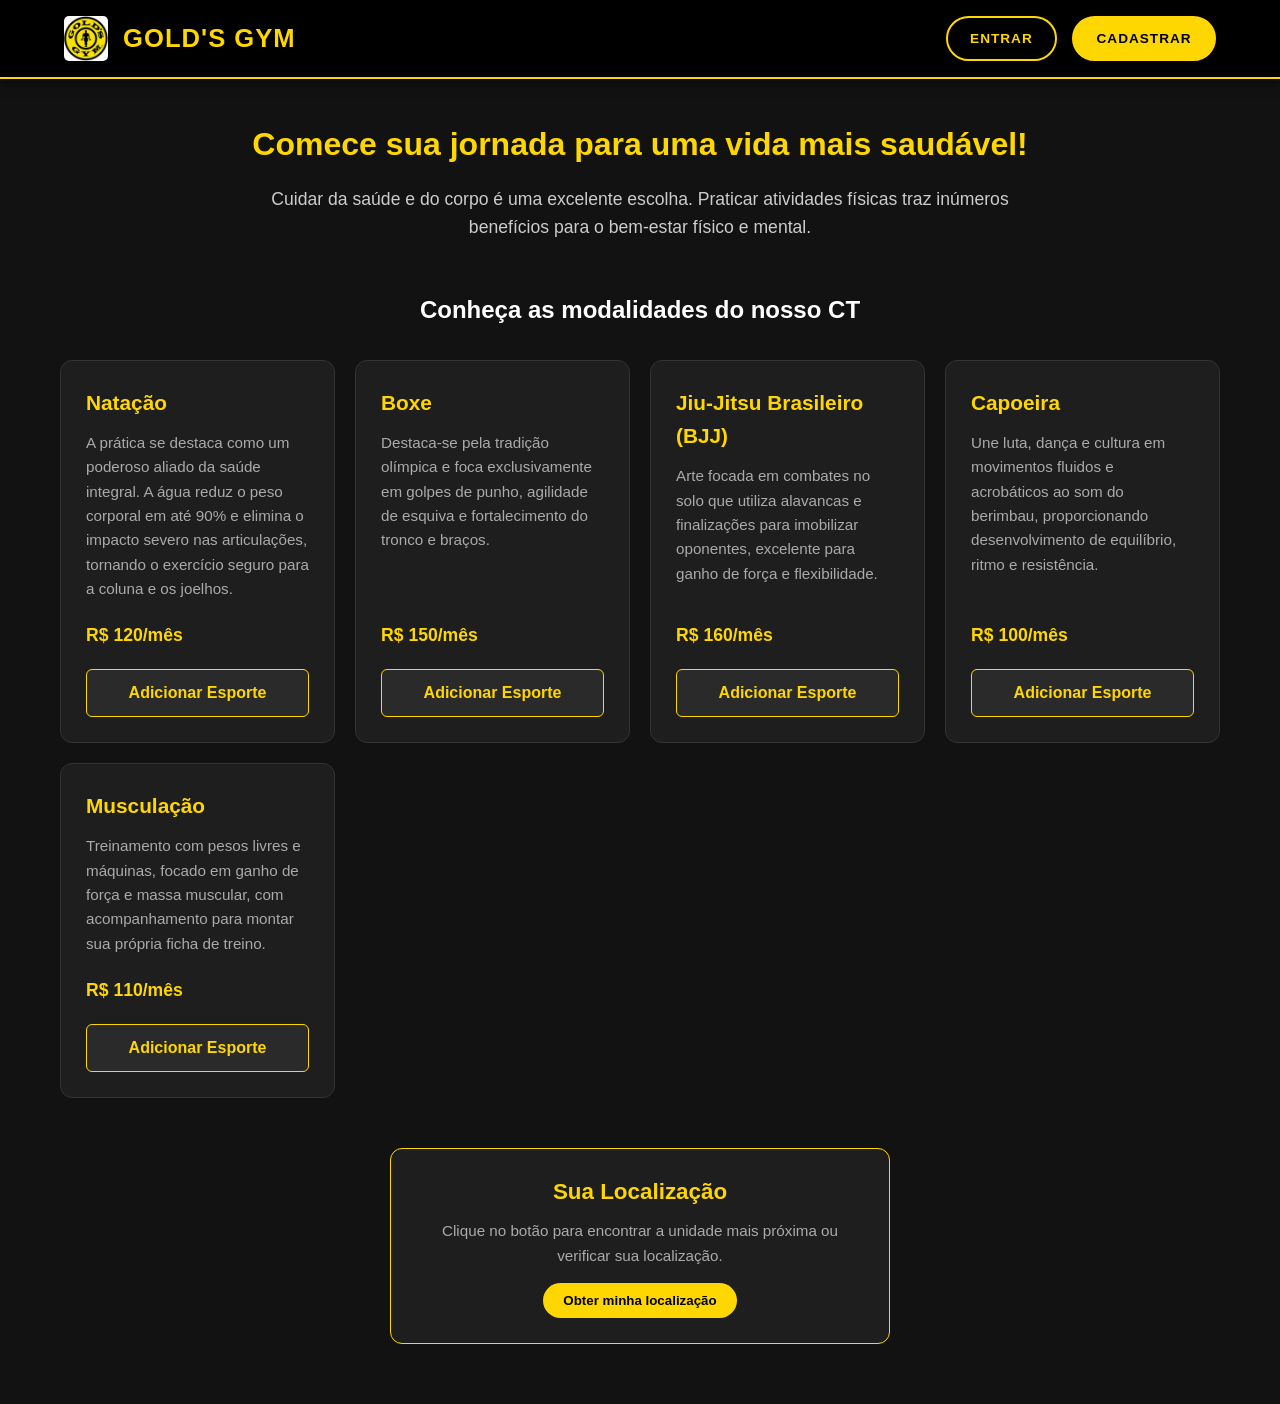
<file: index.html>
<!DOCTYPE html>
<html lang="pt-br">
<head>
    <meta charset="UTF-8">
    <meta name="viewport" content="width=device-width, initial-scale=1.0">
    <link rel="stylesheet" href="style.css">
    <title>GOLD'S GYM</title>
</head>
<body>
    <header>
        <div class="logo-container">
            <img src="Img/gold logo.jpg" alt="Logo Gold's Gym" class="logo">
            <h1>GOLD'S GYM</h1>
        </div>
        <nav>
            <ul id="nav-visitante">
                <li><a href="entrar.html" id="btn-entrar">Entrar</a></li>
                <li><a href="cadastro.html" id="btn-cadastrar">Cadastrar</a></li>
            </ul>
            <ul id="nav-logado" style="display: none;">
                <li><a href="area-membro.html" id="btn-area">Minha Área</a></li>
                <li><a href="#" id="btn-sair-home">Sair</a></li>
            </ul>
        </nav>
    </header>

    <main id="home">
        <section class="hero-section">
            <h2>Comece sua jornada para uma vida mais saudável!</h2>
            <p>Cuidar da saúde e do corpo é uma excelente escolha. Praticar atividades físicas traz inúmeros benefícios para o bem-estar físico e mental.</p>
        </section>

        <section class="esportes-container">
            <h3>Conheça as modalidades do nosso CT</h3>
            
            <div class="grid-esportes">
                <article class="card-esporte" data-modalidade="Natação" data-valor="120">
                    <h4>Natação</h4>
                    <p>A prática se destaca como um poderoso aliado da saúde integral. A água reduz o peso corporal em até 90% e elimina o impacto severo nas articulações, tornando o exercício seguro para a coluna e os joelhos.</p>
                    <p class="valor-esporte">R$ 120/mês</p>
                    <a href="#" class="btn-esporte">Adicionar Esporte</a>
                </article>

                <article class="card-esporte" data-modalidade="Boxe" data-valor="150">
                    <h4>Boxe</h4>
                    <p>Destaca-se pela tradição olímpica e foca exclusivamente em golpes de punho, agilidade de esquiva e fortalecimento do tronco e braços.</p>
                    <p class="valor-esporte">R$ 150/mês</p>
                    <a href="#" class="btn-esporte">Adicionar Esporte</a>
                </article>

                <article class="card-esporte" data-modalidade="Jiu-Jitsu Brasileiro (BJJ)" data-valor="160">
                    <h4>Jiu-Jitsu Brasileiro (BJJ)</h4>
                    <p>Arte focada em combates no solo que utiliza alavancas e finalizações para imobilizar oponentes, excelente para ganho de força e flexibilidade.</p>
                    <p class="valor-esporte">R$ 160/mês</p>
                    <a href="#" class="btn-esporte">Adicionar Esporte</a>
                </article>

                <article class="card-esporte" data-modalidade="Capoeira" data-valor="100">
                    <h4>Capoeira</h4>
                    <p>Une luta, dança e cultura em movimentos fluidos e acrobáticos ao som do berimbau, proporcionando desenvolvimento de equilíbrio, ritmo e resistência.</p>
                    <p class="valor-esporte">R$ 100/mês</p>
                    <a href="#" class="btn-esporte">Adicionar Esporte</a>
                </article>

                <article class="card-esporte" data-modalidade="Musculação" data-valor="110">
                    <h4>Musculação</h4>
                    <p>Treinamento com pesos livres e máquinas, focado em ganho de força e massa muscular, com acompanhamento para montar sua própria ficha de treino.</p>
                    <p class="valor-esporte">R$ 110/mês</p>
                    <a href="#" class="btn-esporte">Adicionar Esporte</a>
                </article>
            </div>
        </section>

        <section class="localizacao-container">
            <div class="card-localizacao">
                <h3>Sua Localização</h3>
                <p id="status-localizacao">Clique no botão para encontrar a unidade mais próxima ou verificar sua localização.</p>
                <p id="info-endereco" class="endereco-destaque"></p>
                <button id="btn-localizacao" class="btn-localizacao">Obter minha localização</button>
            </div>
        </section>
    </main>

    <script src="app.js"></script>
</body>
</html>
</file>
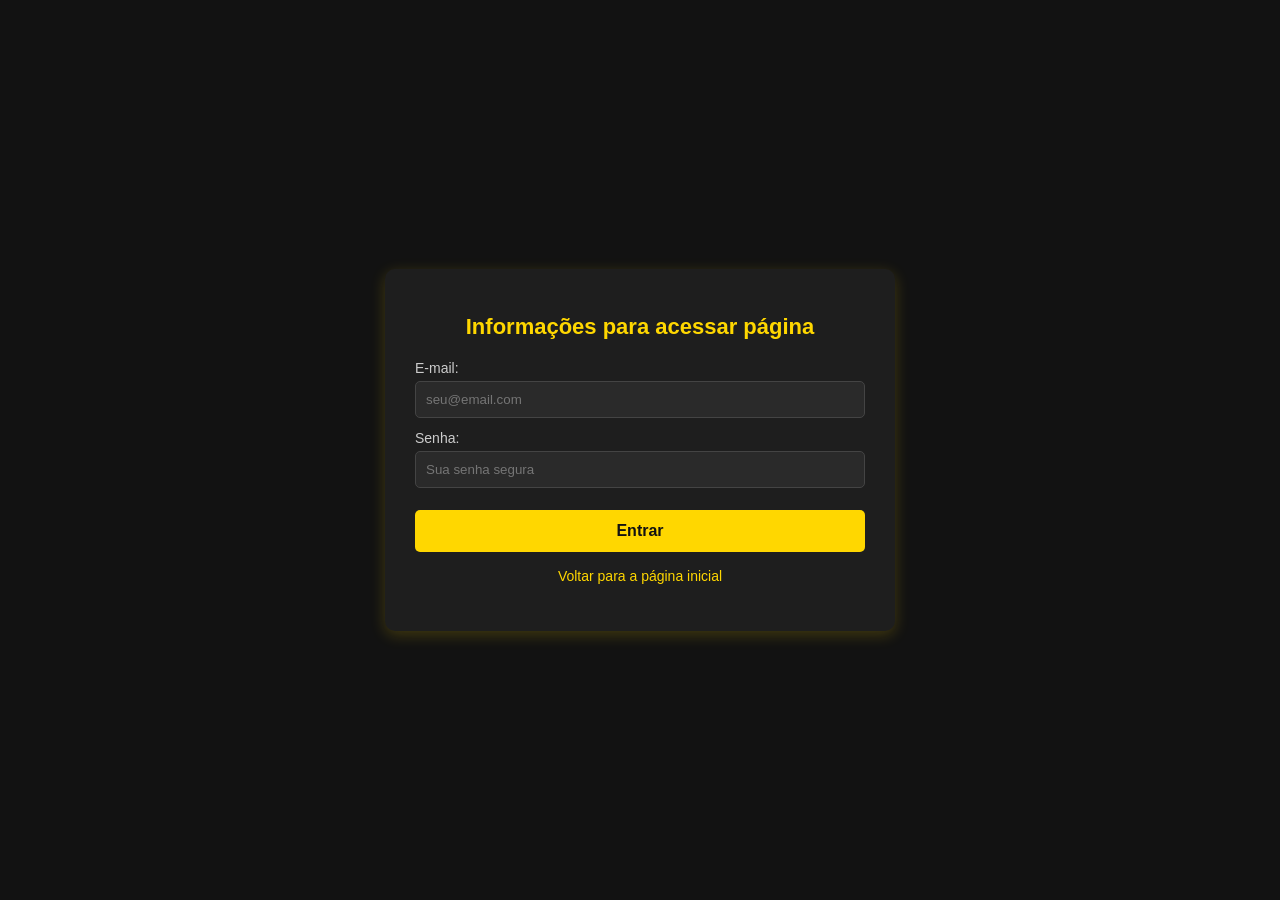
<file: area-membro.html>
<!DOCTYPE html>
<html lang="pt-br">
<head>
    <meta charset="UTF-8">
    <meta name="viewport" content="width=device-width, initial-scale=1.0">
    <link rel="stylesheet" href="style.css">
    <link rel="stylesheet" href="area-membro.css">
    <title>Minha Área - GOLD'S GYM</title>
</head>
<body>
    <header>
        <div class="logo-container">
            <img src="Img/gold logo.jpg" alt="logo">
            <h1>GOLD'S GYM</h1>
        </div>
        <nav>
            <ul>
                <li><a href="index.html" id="btn-inicio">Início</a></li>
                <li><span id="saudacao">Olá, aluno</span></li>
                <li><a href="index.html" id="btn-sair">Sair</a></li>
            </ul>
        </nav>
    </header>

    <main id="painel">
        <section class="boas-vindas">
            <h2>Bem-vindo de volta!</h2>
            <p>Aqui está o resumo da sua conta na academia</p>
        </section>

        <section class="cards-painel">
            <article class="card-info">
                <h3>Meu plano</h3>
                <p class="card-destaque">Mensal</p>
                <p>Vence em 15/11/2026</p>
            </article>

            <article class="card-info">
                <h3>Frequência do mês</h3>
                <p class="card-destaque">12 treinos</p>
                <p>Você está indo muito bem!</p>
            </article>
        </section>

        <section class="minhas-modalidades">
            <h2>Minhas modalidades</h2>
            
            <div class="controles-busca">
                <input type="text" id="campo-pesquisa" placeholder="Pesquisar modalidade...">
                <select id="select-ordenacao">
                    <option value="asc">Ordem Alfabética: A-Z</option>
                    <option value="desc">Ordem Alfabética: Z-A</option>
                </select>
                <p id="contador-resultados"></p>
            </div>

            <div id="lista-modalidades" class="cards-painel"></div>
            <p id="valor-total"></p>
        </section>

        <div class="acoes-painel">
            <a href="index.html" class="btn-adicionar">Adicionar modalidade ao perfil</a>
        </div>
    </main>

    <script src="app.js"></script>
</body>
</html>
</file>
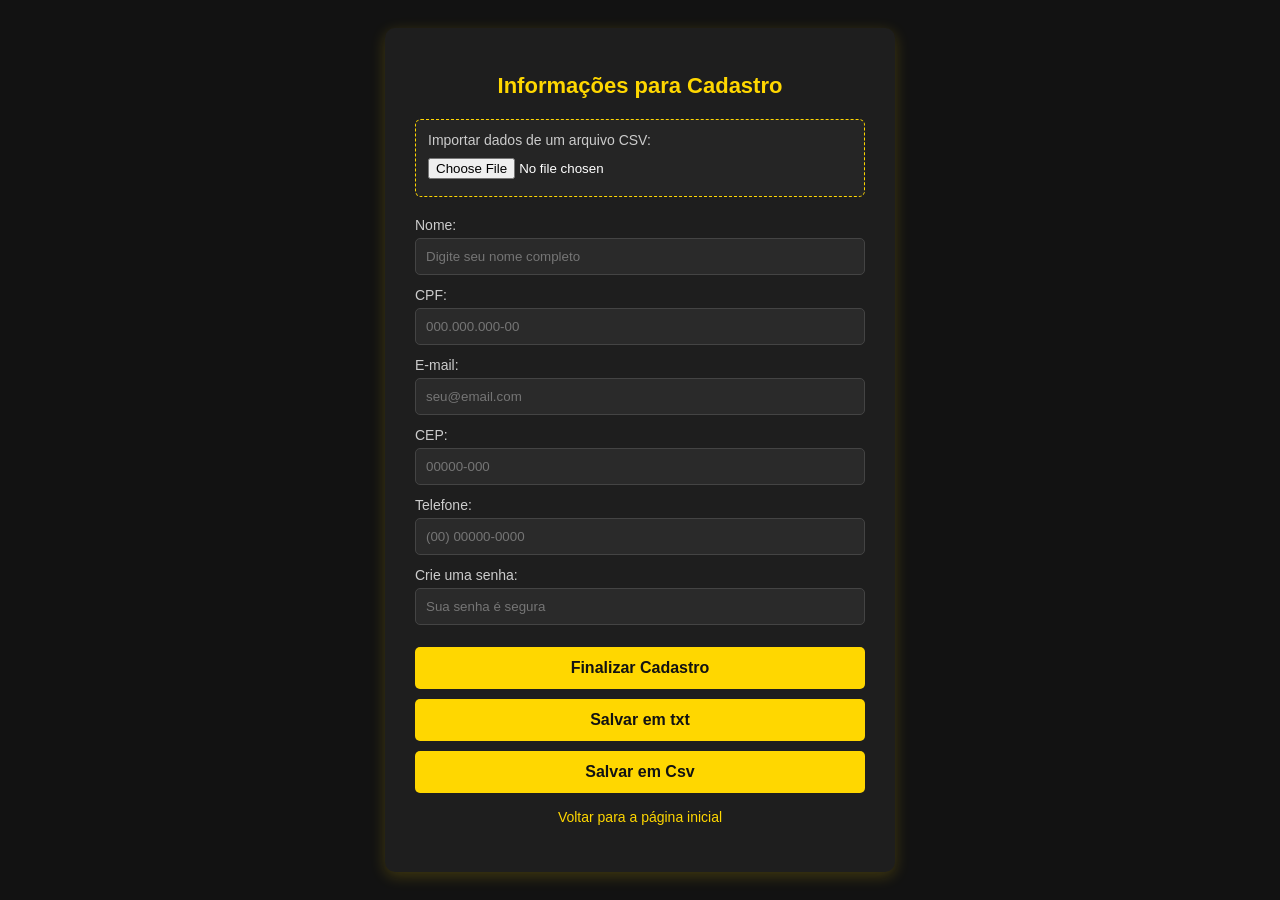
<file: cadastro.html>
<!DOCTYPE html>
<html lang="pt-br">
<head>
    <meta charset="UTF-8">
    <meta name="viewport" content="width=device-width, initial-scale=1.0">
    <title>Cadastro - GOLD'S GYM</title>
    <link rel="stylesheet" href="cadastro.css">
</head>
<body>

    <div class="card-cadastro">
        <h1>Informações para Cadastro</h1>
        
        <form id="formCadastro">
            <!-- Campo para anexar o arquivo CSV -->
            <div class="grupo-input container-anexo-csv">
                <label for="input-csv-importar">Importar dados de um arquivo CSV:</label>
                <input type="file" id="input-csv-importar" accept=".csv">
            </div>

            <div class="grupo-input">
                <label for="nome">Nome:</label>
                <input type="text" id="nome" required placeholder="Digite seu nome completo">
            </div>

            <div class="grupo-input">
                <label for="cpf">CPF:</label>
                <input type="text" id="cpf" required placeholder="000.000.000-00">
            </div>

            <div class="grupo-input">
                <label for="email">E-mail:</label>
                <input type="email" id="email" required placeholder="seu@email.com">
            </div>

            <div class="grupo-input">
                <label for="cep">CEP:</label>
                <input type="text" id="cep" required placeholder="00000-000">
            </div>

            <div class="grupo-input">
                <label for="telefone">Telefone:</label>
                <input type="tel" id="telefone" required placeholder="(00) 00000-0000">
            </div>

            <div class="grupo-input">
                <label for="senha">Crie uma senha:</label>
                <input type="password" id="senha" required placeholder="Sua senha é segura">
            </div>

            <button type="submit" class="btn-enviar">Finalizar Cadastro</button>
            <button type="button" class="btn-txt" id="btn-salvar-txt">Salvar em txt</button>
            <button type="button" class="btnSalvarCsv" id="btn-salvar-csv">Salvar em Csv</button>
        </form>

        <p><a href="index.html">Voltar para a página inicial</a></p>
    </div>
<script src="app.js"></script>  
</body>
</html>
</file>
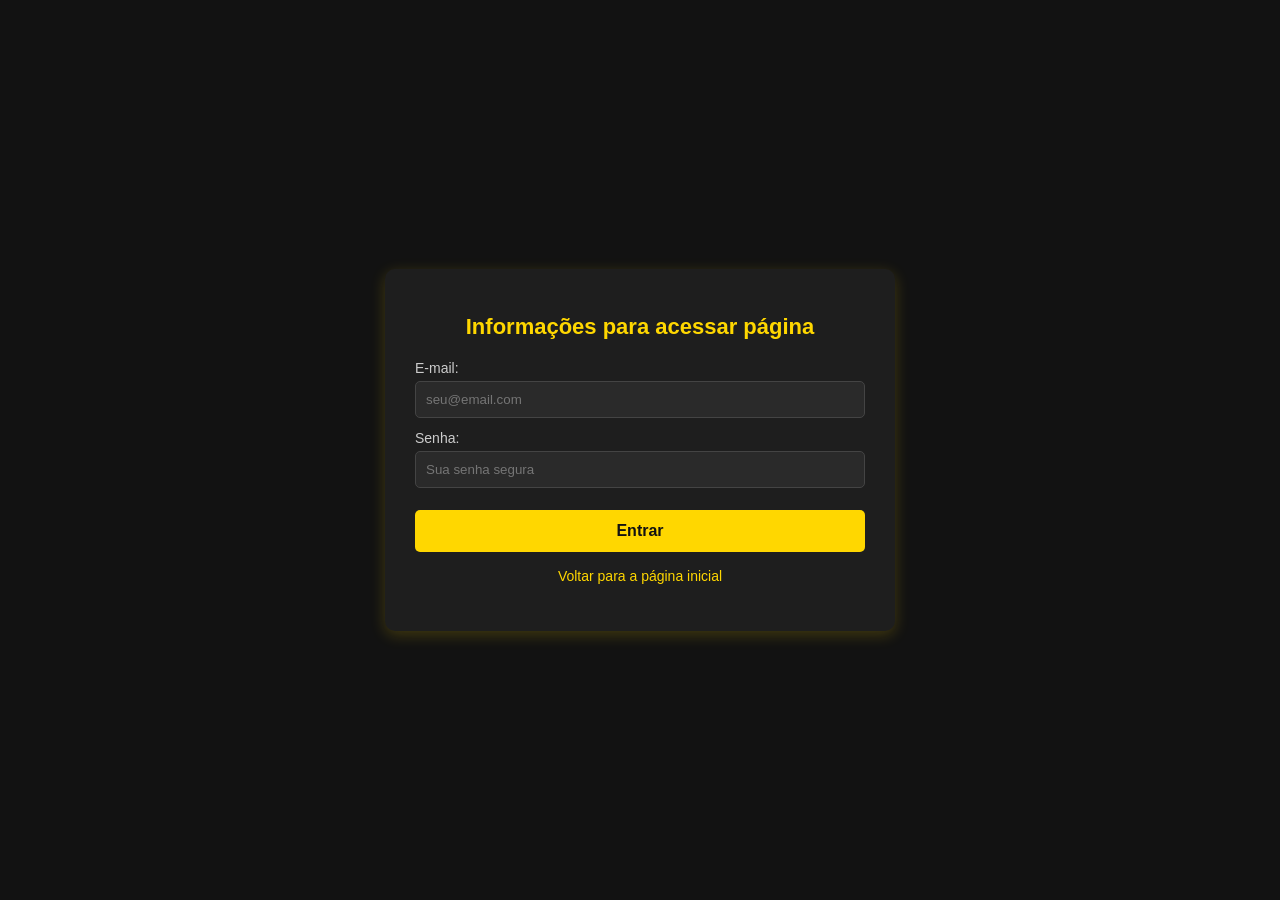
<file: entrar.html>
<!DOCTYPE html>
<html lang="pt-br">
<head>
    <meta charset="UTF-8">
    <meta name="viewport" content="width=device-width, initial-scale=1.0">
    <link rel="stylesheet" href="cadastro.css">
    <title>Entrar -- GOLD'S GYM</title>
</head>
<body>

    <div class="card-cadastro">
        <h1>Informações para acessar página</h1>
        
        <form id="formEntrar">
         
            <div class="grupo-input">
                <label for="email">E-mail:</label>
                <input type="email" id="email" required placeholder="seu@email.com">
            </div>

            <div class="grupo-input">
                <label for="senha">Senha:</label>
                <input type="password" id="senha" required placeholder="Sua senha segura">
            </div>

            <button type="submit" class="btn-enviar">Entrar</button>
        </form>

        <p><a href="index.html">Voltar para a página inicial</a></p>
    </div>
<script src="app.js"></script>
</body>
</html>
</file>
<file: style.css>
* {
    margin: 0;
    padding: 0;
    box-sizing: border-box;
}

body {
    background-color: #121212;
    color: #f4f7f6;
    font-family: 'Segoe UI', Roboto, sans-serif;
    line-height: 1.6;
}

header {
    background-color: #000000;
    display: flex;
    justify-content: space-between;
    align-items: center;
    padding: 1rem 5%;
    position: sticky;
    top: 0;
    z-index: 1000;
    box-shadow: 0 4px 10px rgba(0,0,0,0.5);
    border-bottom: 2px solid #ffd700;
}

.logo-container {
    display: flex;
    align-items: center;
    gap: 15px;
}

.logo-container img {
    height: 45px;
    border-radius: 5px;
}

header h1 {
    font-size: 1.6rem;
    color: #ffd700;
    letter-spacing: 1px;
}

nav ul {
    display: flex;
    list-style: none;
    gap: 15px;
}

nav ul li a {
    text-decoration: none;
    font-weight: bold;
    padding: 0.6rem 1.4rem;
    border-radius: 25px;
    transition: all 0.3s ease;
    display: inline-block;
    text-transform: uppercase;
    font-size: 0.85rem;
    letter-spacing: 1px;
}

#btn-entrar {
    color: #ffd700;
    border: 2px solid #ffd700;
    background-color: transparent;
}

#btn-entrar:hover {
    background-color: #ffd700;
    color: #000;
    transform: translateY(-2px);
    box-shadow: 0 4px 10px rgba(255, 215, 0, 0.3);
}

#btn-cadastrar {
    background-color: #ffd700;
    color: #000;
    border: 2px solid #ffd700;
}

#btn-cadastrar:hover {
    background-color: #fff;
    border-color: #fff;
    color: #000;
    transform: translateY(-2px);
    box-shadow: 0 4px 10px rgba(255, 255, 255, 0.3);
}

#btn-area {
    color: #ffd700;
    border: 2px solid #ffd700;
    background-color: transparent;
}

#btn-area:hover {
    background-color: #ffd700;
    color: #000;
    transform: translateY(-2px);
    box-shadow: 0 4px 10px rgba(255, 215, 0, 0.3);
}

#btn-sair-home {
    color: #ff4d4d;
    border: 2px solid #ff4d4d;
    background-color: transparent;
}

#btn-sair-home:hover {
    background-color: #ff4d4d;
    color: #000;
    transform: translateY(-2px);
    box-shadow: 0 4px 10px rgba(255, 77, 77, 0.3);
}

#home {
    max-width: 1200px;
    margin: 0 auto;
    padding: 40px 20px;
}

.hero-section {
    text-align: center;
    margin-bottom: 50px;
}

.hero-section h2 {
    color: #ffd700;
    font-size: 2rem;
    margin-bottom: 15px;
}

.hero-section p {
    color: #ccc;
    font-size: 1.1rem;
    max-width: 800px;
    margin: 0 auto;
}

.esportes-container h3 {
    text-align: center;
    color: #fff;
    font-size: 1.5rem;
    margin-bottom: 30px;
}

.grid-esportes {
    display: grid;
    grid-template-columns: repeat(auto-fit, minmax(260px, 1fr));
    gap: 20px;
}

.card-esporte {
    background: #1e1e1e;
    border: 1px solid #333;
    border-radius: 12px;
    padding: 25px;
    display: flex;
    flex-direction: column;
    justify-content: space-between;
    transition: transform 0.3s, border-color 0.3s;
}

.card-esporte:hover {
    transform: translateY(-5px);
    border-color: #ffd700;
}

.card-esporte h4 {
    color: #ffd700;
    font-size: 1.3rem;
    margin-bottom: 12px;
}

.card-esporte p {
    color: #aaa;
    font-size: 0.95rem;
    margin-bottom: 20px;
    flex-grow: 1;
}

.valor-esporte {
    color: #ffd700 !important;
    font-weight: bold;
    font-size: 1.1rem !important;
    flex-grow: 0 !important;
}

.btn-esporte {
    display: block;
    text-align: center;
    background-color: #2a2a2a;
    color: #ffd700;
    border: 1px solid #ffd700;
    padding: 10px;
    border-radius: 6px;
    text-decoration: none;
    font-weight: bold;
    transition: all 0.3s ease;
}

.btn-esporte:hover {
    background-color: #ffd700;
    color: #000;
}
/* API */
.localizacao-container {
    margin-bottom: 40px;
    display: flex;
    justify-content: center;
}

.card-localizacao {
    background: #1e1e1e;
    border: 1px solid #ffd700;
    border-radius: 12px;
    padding: 25px;
    text-align: center;
    max-width: 500px;
    width: 100%;
}

.card-localizacao h3 {
    color: #ffd700;
    font-size: 1.4rem;
    margin-bottom: 10px;
}

.card-localizacao p {
    color: #aaa;
    font-size: 0.95rem;
    margin-bottom: 15px;
}

.endereco-destaque {
    font-weight: bold;
    color: #fff !important;
    font-size: 1.1rem !important;
}

.btn-localizacao {
    background-color: #ffd700;
    color: #000;
    border: none;
    padding: 10px 20px;
    border-radius: 20px;
    font-weight: bold;
    cursor: pointer;
    transition: background 0.3s, transform 0.2s;
}

.btn-localizacao:hover {
    background-color: #e6c200;
    transform: translateY(-2px);
}

.localizacao-container {
    margin-top: 50px;
    margin-bottom: 20px;
    display: flex;
    justify-content: center;
}

.card-localizacao {
    background: #1e1e1e;
    border: 1px solid #ffd700;
    border-radius: 12px;
    padding: 25px;
    text-align: center;
    max-width: 500px;
    width: 100%;
}

.card-localizacao h3 {
    color: #ffd700;
    font-size: 1.4rem;
    margin-bottom: 10px;
}

.card-localizacao p {
    color: #aaa;
    font-size: 0.95rem;
    margin-bottom: 15px;
}

.endereco-destaque {
    font-weight: bold;
    color: #fff !important;
    font-size: 1.1rem !important;
}

.btn-localizacao {
    background-color: #ffd700;
    color: #000;
    border: none;
    padding: 10px 20px;
    border-radius: 20px;
    font-weight: bold;
    cursor: pointer;
    transition: background 0.3s, transform 0.2s;
}

.btn-localizacao:hover {
    background-color: #e6c200;
    transform: translateY(-2px);
}
</file>
<file: area-membro.css>
#painel {
    max-width: 1200px;
    margin: 0 auto;
    padding: 40px 20px;
    min-height: calc(100vh - 80px);
}

.boas-vindas h2 {
    color: #ffd700;
    font-size: 1.8rem;
    margin-bottom: 5px;
}

.boas-vindas p {
    color: #aaa;
    margin-bottom: 30px;
}

.cards-painel {
    display: grid;
    grid-template-columns: repeat(auto-fit, minmax(240px, 1fr));
    gap: 20px;
    margin-bottom: 40px;
}

.card-info {
    background: #1e1e1e;
    border: 1px solid #333;
    border-radius: 10px;
    padding: 20px;
}

.card-info h3 {
    font-size: 0.85rem;
    color: #aaa;
    text-transform: uppercase;
    letter-spacing: 0.5px;
    margin-bottom: 10px;
}

.card-destaque {
    font-size: 1.5rem;
    font-weight: bold;
    color: #ffd700;
    margin-bottom: 5px;
}

.treino-modalidade {
    color: #aaa;
    font-size: 0.85rem;
}

header nav ul {
    align-items: center;
}

#btn-inicio {
    color: #ccc;
    text-decoration: none;
    font-size: 0.85rem;
    padding: 6px 16px;
    border: 1px solid #444;
    border-radius: 20px;
    transition: all 0.3s ease;
}

#btn-inicio:hover {
    border-color: #ffd700;
    color: #ffd700;
}

#saudacao {
    color: #ccc;
    font-size: 0.9rem;
}

#btn-sair {
    color: #ffd700;
    border: 1px solid #ffd700;
    padding: 6px 16px;
    border-radius: 20px;
    text-decoration: none;
    font-size: 0.85rem;
    transition: background 0.3s;
}

#btn-sair:hover {
    background: rgba(255, 215, 0, 0.15);
}

#valor-total {
    text-align: center;
    color: #ffd700;
    font-weight: bold;
    font-size: 1.1rem;
    margin-bottom: 30px;
}

.controles-busca {
    display: flex;
    gap: 15px;
    margin-bottom: 20px;
    flex-wrap: wrap;
    align-items: center;
}

#campo-pesquisa, #select-ordenacao {
    background-color: #1e1e1e;
    border: 1px solid #333;
    color: #fff;
    padding: 10px 15px;
    border-radius: 6px;
    font-size: 0.95rem;
}

#campo-pesquisa {
    flex: 1;
    min-width: 200px;
}

#campo-pesquisa:focus, #select-ordenacao:focus {
    border-color: #ffd700;
    outline: none;
}

#contador-resultados {
    color: #aaa;
    font-size: 0.9rem;
    width: 100%;
}

.acoes-painel {
    text-align: center;
}

.btn-adicionar {
    display: inline-block;
    background-color: #ffd700;
    color: #121212;
    padding: 12px 24px;
    border-radius: 6px;
    text-decoration: none;
    font-weight: bold;
    transition: background 0.3s, transform 0.2s;
}

.btn-adicionar:hover {
    background-color: #e6c200;
    transform: translateY(-2px);
}

.card-modalidade {
    display: flex;
    flex-direction: column;
    justify-content: space-between;
}

.btn-remover-esporte {
    background-color: transparent;
    color: #ff4d4d;
    border: 1px solid #ff4d4d;
    padding: 8px 12px;
    border-radius: 6px;
    cursor: pointer;
    font-weight: bold;
    margin-top: 15px;
    transition: all 0.3s ease;
}

.btn-remover-esporte:hover {
    background-color: #ff4d4d;
    color: #fff;
}
</file>
<file: cadastro.css>
/* reutilizado para cadastrar e entrar*/
body {
    font-family: Arial, sans-serif;
    background-color: #121212;
    color: #fff;
    display: flex;
    justify-content: center;
    align-items: center;
    min-height: 100vh;
    margin: 0;
}

.card-cadastro {
    background: #1e1e1e;
    padding: 30px;
    border-radius: 10px;
    box-shadow: 0 4px 15px rgba(255, 215, 0, 0.2);
    width: 100%;
    max-width: 450px;
}

.card-cadastro h1 {
    font-size: 22px;
    margin-bottom: 20px;
    text-align: center;
    color: #ffd700;
}

.grupo-input {
    margin-bottom: 12px;
}

.grupo-input label {
    display: block;
    margin-bottom: 5px;
    font-size: 14px;
    color: #ccc;
}

.grupo-input input {
    width: 100%;
    padding: 10px;
    border: 1px solid #444;
    background-color: #2a2a2a;
    color: #fff;
    border-radius: 5px;
    box-sizing: border-box;
}

.grupo-input input:focus {
    border-color: #ffd700;
    outline: none;
}

.btn-enviar {
    width: 100%;
    padding: 12px;
    background-color: #ffd700;
    border: none;
    color: #121212;
    font-weight: bold;
    font-size: 16px;
    border-radius: 5px;
    cursor: pointer;
    margin-top: 10px;
    transition: background 0.3s;
}

.btn-enviar:hover {
    background-color: #e6c200;
}

.card-cadastro p {
    text-align: center;
    margin-top: 15px;
}

.card-cadastro a {
    color: #ffd700;
    text-decoration: none;
    font-size: 14px;
}

.card-cadastro a:hover {
    text-decoration: underline;
}

.btn-txt {
    width: 100%;
    padding: 12px;
    background-color: #ffd700;
    border: none;
    color: #121212;
    font-weight: bold;
    font-size: 16px;
    border-radius: 5px;
    cursor: pointer;
    margin-top: 10px;
    transition: background 0.3s;
}

.btnSalvarCsv {
    width: 100%;
    padding: 12px;
    background-color: #ffd700;
    border: none;
    color: #121212;
    font-weight: bold;
    font-size: 16px;
    border-radius: 5px;
    cursor: pointer;
    margin-top: 10px;
    transition: background 0.3s;
}

.container-anexo-csv {
    background: #252525;
    padding: 12px;
    border-radius: 6px;
    border: 1px dashed #ffd700;
    margin-bottom: 20px;
}

.container-anexo-csv input[type="file"] {
    border: none;
    background: transparent;
    padding: 5px 0;
}
</file>
